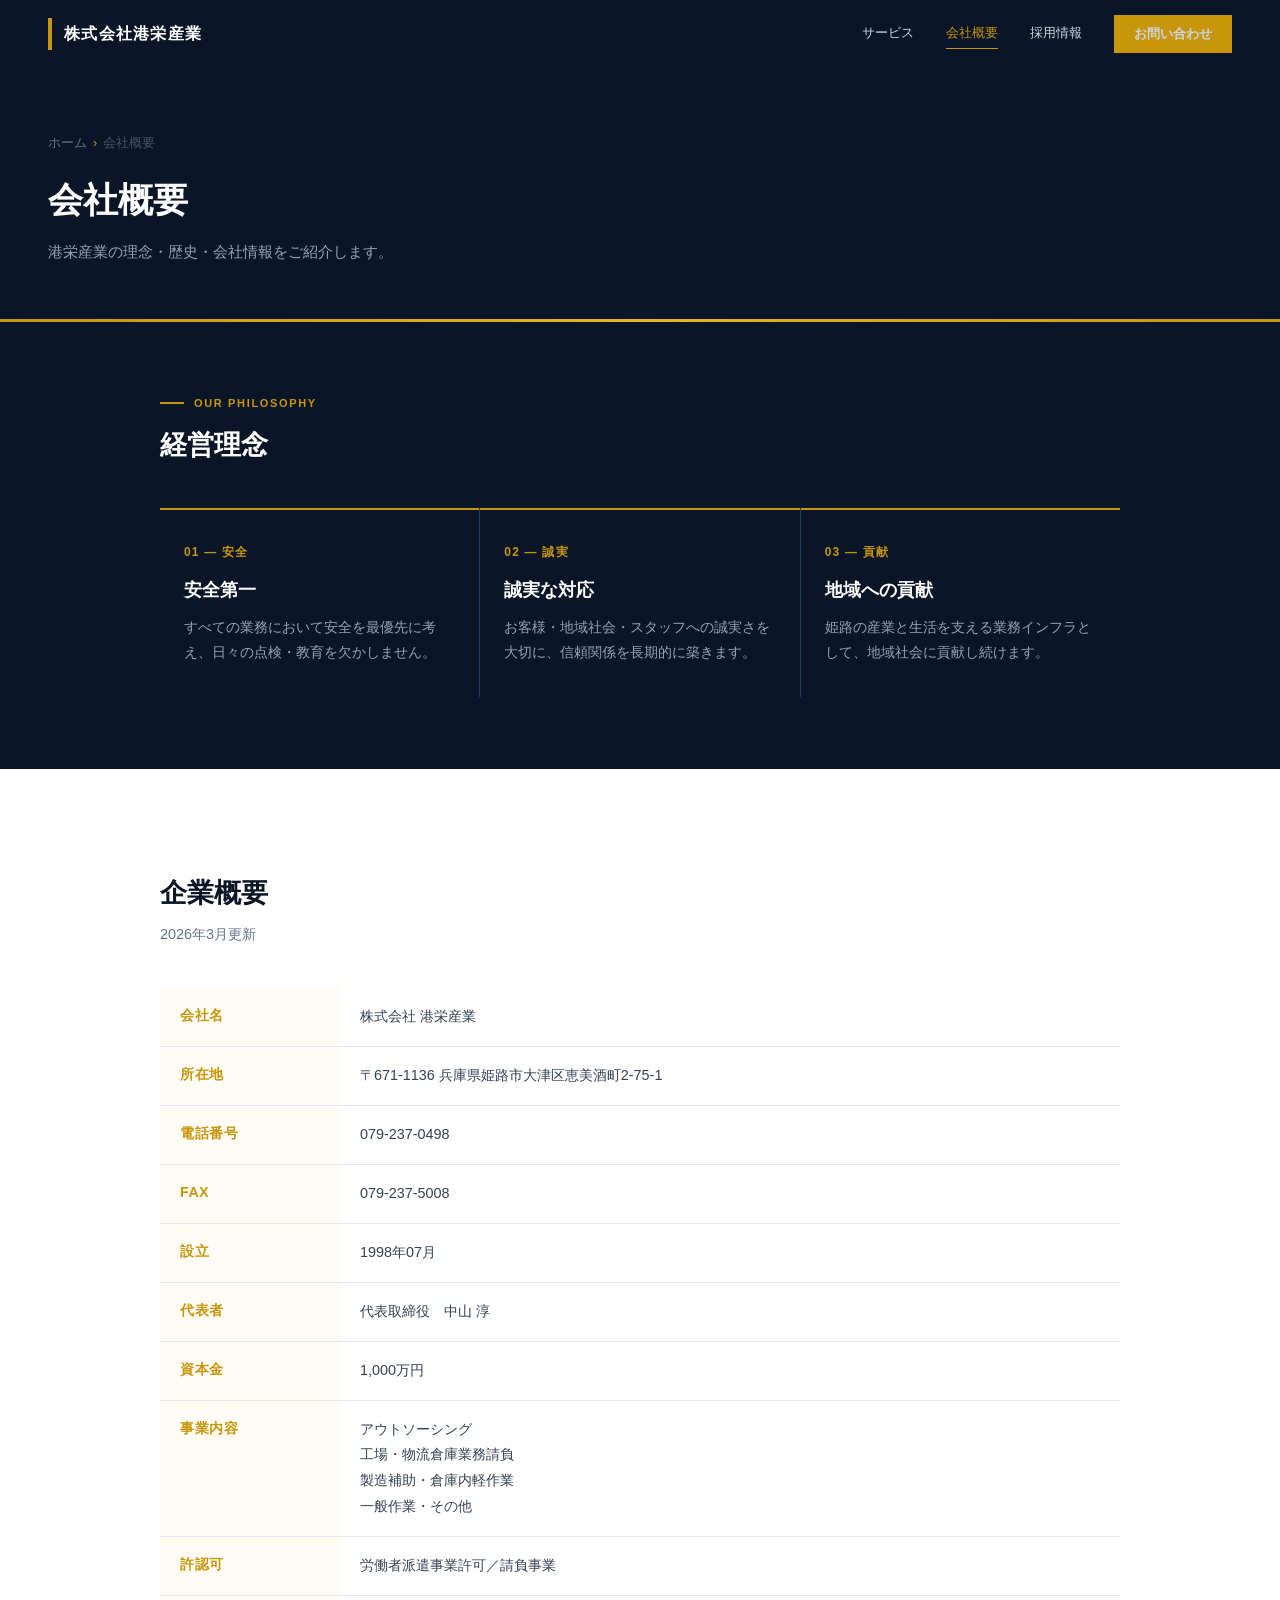
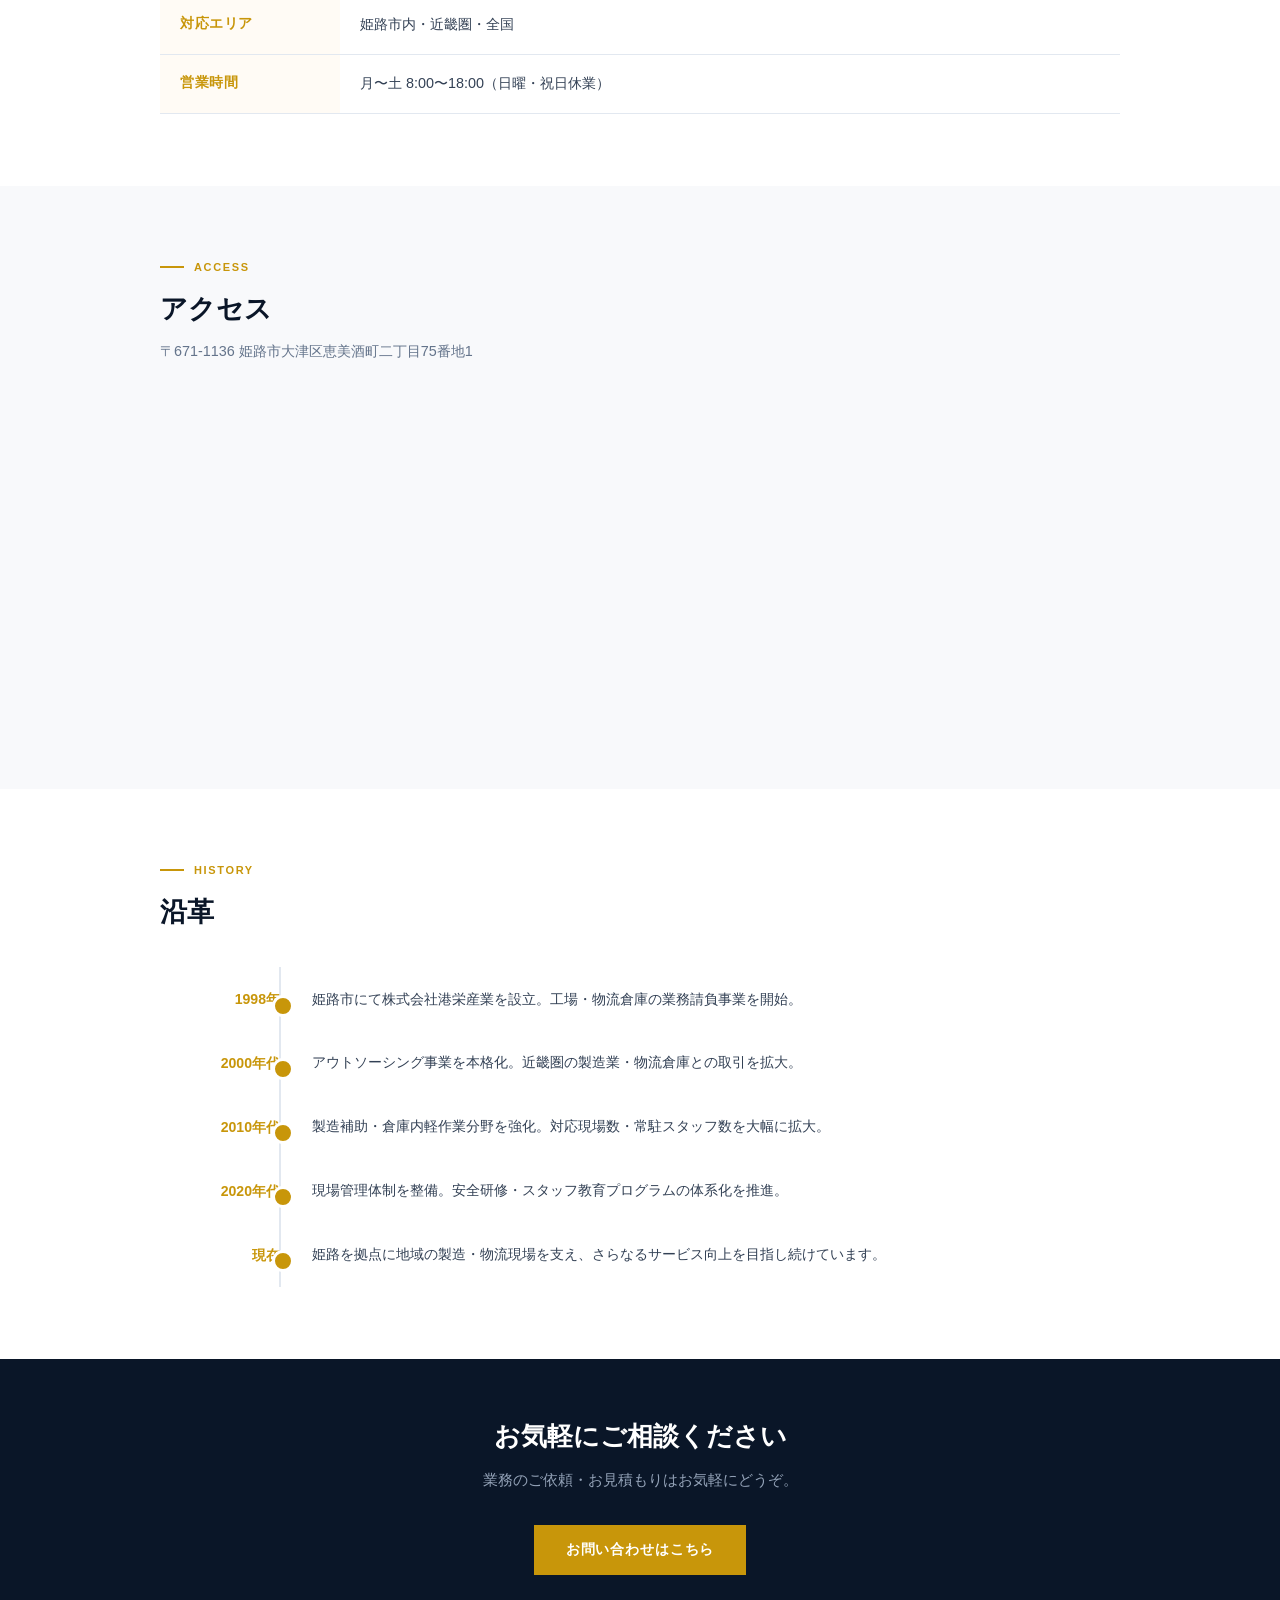
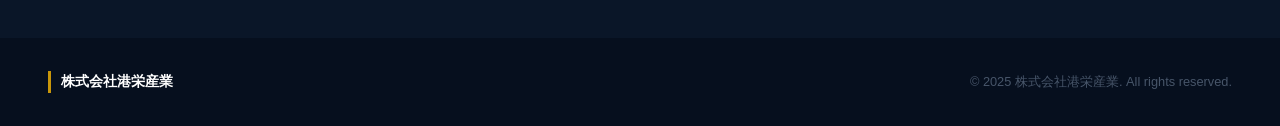
<file: company.html>
<!DOCTYPE html>
<html lang="ja">
<head>
<meta charset="UTF-8">
<meta name="viewport" content="width=device-width, initial-scale=1.0">
<title>会社概要 | 株式会社港栄産業</title>
<style>
*{margin:0;padding:0;box-sizing:border-box}
body{font-family:'Hiragino Kaku Gothic ProN','Meiryo',sans-serif;color:#1a1a1a;background:#fff;font-size:15px;line-height:1.7}
a{text-decoration:none;color:inherit}
nav{background:#0A1628;display:flex;align-items:center;justify-content:space-between;padding:0 3rem;height:68px;position:relative}
.nav-logo{display:flex;align-items:center;gap:12px}
.nav-logo .bar{width:4px;height:32px;background:#C8960A}
.nav-logo span{font-size:16px;font-weight:700;color:#fff;letter-spacing:.08em}
.nav-links{display:flex;gap:2rem;align-items:center}
.nav-links a{font-size:13px;color:#CBD5E1;transition:color .2s}
.nav-links a:hover,.nav-links a.active{color:#C8960A}
.nav-cta{background:#C8960A;color:#fff;padding:8px 20px;font-size:13px;font-weight:700}

.page-hero{background:#0A1628;padding:4rem 3rem 3.5rem;position:relative;overflow:hidden}
.page-hero::after{content:'';position:absolute;bottom:0;left:0;right:0;height:3px;background:linear-gradient(90deg,#C8960A,#E8B420,#C8960A)}
.breadcrumb{font-size:.8rem;color:#475569;margin-bottom:1rem}
.breadcrumb a{color:#64748B}
.breadcrumb span{color:#C8960A;margin:0 6px}
.page-hero h1{font-size:2.2rem;font-weight:800;color:#fff;margin-bottom:.6rem}
.page-hero p{font-size:.93rem;color:#94A3B8;max-width:560px;line-height:1.8}

section{padding:4.5rem 3rem}
.inner{max-width:960px;margin:0 auto}
.eyebrow{display:flex;align-items:center;gap:10px;margin-bottom:.6rem}
.eyebrow::before{content:'';display:block;width:24px;height:2px;background:#C8960A}
.eyebrow span{font-size:11px;color:#C8960A;font-weight:700;letter-spacing:.15em;text-transform:uppercase}
.sec-title{font-size:1.7rem;font-weight:800;color:#0A1628;margin-bottom:.4rem}
.sec-sub{font-size:.9rem;color:#64748B;line-height:1.8}

/* Philosophy */
.philosophy{background:#0A1628;padding:4.5rem 3rem}
.philosophy .eyebrow span{color:#C8960A}
.philosophy .eyebrow::before{background:#C8960A}
.philosophy .sec-title{color:#fff}
.phil-grid{display:grid;grid-template-columns:repeat(3,1fr);gap:1px;background:#1E3A5F;margin-top:2.5rem}
.phil-item{background:#0A1628;padding:2rem 1.5rem;border-top:2px solid #C8960A;transition:transform .25s ease,box-shadow .25s ease}
.phil-item:hover{transform:translateY(-5px);box-shadow:0 12px 30px rgba(0,0,0,.3)}
.phil-num{font-size:.75rem;font-weight:800;color:#C8960A;letter-spacing:.1em;margin-bottom:.8rem}
.phil-title{font-size:1.1rem;font-weight:800;color:#fff;margin-bottom:.6rem}
.phil-desc{font-size:.87rem;color:#94A3B8;line-height:1.8}

/* Overview table */
.overview-table{width:100%;border-collapse:collapse;margin-top:2.5rem}
.overview-table tr{border-bottom:1px solid #E2E8F0}
.overview-table th{width:180px;padding:16px 20px;font-size:.88rem;font-weight:700;color:#C8960A;background:#FFFBF5;text-align:left;letter-spacing:.04em;vertical-align:top}
.overview-table td{padding:16px 20px;font-size:.9rem;color:#334155;line-height:1.8}

/* Map area */
.map-section{background:#F8F9FB}
.map-box{width:100%;height:320px;border:0;display:block;margin-top:2rem}

/* History */
.history-list{margin-top:2rem;position:relative}
.history-list::before{content:'';position:absolute;left:119px;top:0;bottom:0;width:2px;background:#E2E8F0}
.hl-item{display:grid;grid-template-columns:120px 1fr;gap:2rem;padding:1.2rem 0;position:relative}
.hl-item::before{content:'';position:absolute;left:112px;top:1.7rem;width:16px;height:16px;background:#C8960A;border-radius:50%;border:3px solid #fff;z-index:1}
.hl-year{font-size:.88rem;font-weight:700;color:#C8960A;text-align:right;padding-top:.1rem}
.hl-desc{font-size:.9rem;color:#334155;line-height:1.7}

.cta-band{background:#0A1628;padding:3.5rem 3rem;text-align:center}
.cta-band h2{font-size:1.6rem;font-weight:800;color:#fff;margin-bottom:.6rem}
.cta-band p{color:#94A3B8;font-size:.92rem;margin-bottom:2rem}
.btn-gold{display:inline-block;background:#C8960A;color:#fff;padding:13px 32px;font-size:14px;font-weight:700;letter-spacing:.06em;transition:background .2s}
.btn-gold:hover{background:#A87808}

footer{background:#060F1E;color:#475569;padding:2rem 3rem;display:flex;justify-content:space-between;align-items:center;flex-wrap:wrap;gap:1rem}
.f-logo{display:flex;align-items:center;gap:10px}
.f-bar{width:3px;height:22px;background:#C8960A}
.f-name{font-size:14px;font-weight:700;color:#fff}

.hamburger{display:none;flex-direction:column;gap:5px;cursor:pointer;padding:6px;background:none;border:none}
.hamburger span{display:block;width:22px;height:2px;background:#fff;transition:all .3s}
.hamburger.open span:nth-child(1){transform:translateY(7px) rotate(45deg)}
.hamburger.open span:nth-child(2){opacity:0}
.hamburger.open span:nth-child(3){transform:translateY(-7px) rotate(-45deg)}
.mobile-menu{display:none;position:absolute;top:68px;left:0;right:0;background:#0A1628;flex-direction:column;padding:0 2rem;border-top:1px solid #1E3A5F;z-index:99}
.mobile-menu a{font-size:14px;color:#CBD5E1;padding:.9rem 0;border-bottom:1px solid #1E3A5F;display:block}
.mobile-menu a:last-child{border-bottom:none;color:#C8960A;font-weight:700}
.mobile-menu.open{display:flex}

@media(max-width:768px){
  .phil-grid{grid-template-columns:1fr}
  nav .nav-links{display:none}
  .hamburger{display:flex}
  section{padding:3rem 1.5rem}
  .history-list::before{left:79px}
  .hl-item{grid-template-columns:80px 1fr;gap:1rem}
  .hl-item::before{left:72px}
  .overview-table th{width:120px}
}
</style>
<link rel="stylesheet" href="css/enhancements.css">
</head>
<body>
<nav>
  <a href="index.html" class="nav-logo"><div class="bar"></div><span>株式会社港栄産業</span></a>
  <div class="nav-links">
    <a href="service.html">サービス</a>
    <a href="company.html" class="active">会社概要</a>
    <a href="recruit.html">採用情報</a>
    <a href="contact.html" class="nav-cta">お問い合わせ</a>
  </div>
  <button class="hamburger" id="hamburger" aria-label="メニュー"><span></span><span></span><span></span></button>
</nav>
<div class="mobile-menu" id="mobile-menu">
  <a href="service.html">サービス</a>
  <a href="company.html">会社概要</a>
  <a href="recruit.html">採用情報</a>
  <a href="contact.html">お問い合わせ</a>
</div>

<div class="page-hero">
  <div class="breadcrumb"><a href="index.html">ホーム</a><span>›</span>会社概要</div>
  <h1>会社概要</h1>
  <p>港栄産業の理念・歴史・会社情報をご紹介します。</p>
</div>

<!-- Philosophy -->
<div class="philosophy">
  <div class="inner">
    <div class="eyebrow reveal"><span>Our Philosophy</span></div>
    <h2 class="sec-title reveal">経営理念</h2>
    <div class="phil-grid">
      <div class="phil-item reveal d1">
        <div class="phil-num">01 — 安全</div>
        <div class="phil-title">安全第一</div>
        <div class="phil-desc">すべての業務において安全を最優先に考え、日々の点検・教育を欠かしません。</div>
      </div>
      <div class="phil-item reveal d2">
        <div class="phil-num">02 — 誠実</div>
        <div class="phil-title">誠実な対応</div>
        <div class="phil-desc">お客様・地域社会・スタッフへの誠実さを大切に、信頼関係を長期的に築きます。</div>
      </div>
      <div class="phil-item reveal d3">
        <div class="phil-num">03 — 貢献</div>
        <div class="phil-title">地域への貢献</div>
        <div class="phil-desc">姫路の産業と生活を支える業務インフラとして、地域社会に貢献し続けます。</div>
      </div>
    </div>
  </div>
</div>

<!-- Overview -->
<section>
  <div class="inner">
    <div class="eyebrow reveal"><span>Company Profile</span></div>
    <h2 class="sec-title reveal">企業概要</h2>
    <p class="sec-sub reveal" style="margin-bottom:1.5rem">2026年3月更新</p>
    <table class="overview-table reveal">
      <tr><th>会社名</th><td>株式会社 港栄産業</td></tr>
      <tr><th>所在地</th><td>〒671-1136 兵庫県姫路市大津区恵美酒町2-75-1</td></tr>
      <tr><th>電話番号</th><td>079-237-0498</td></tr>
      <tr><th>FAX</th><td>079-237-5008</td></tr>
      <tr><th>設立</th><td>1998年07月</td></tr>
      <tr><th>代表者</th><td>代表取締役　中山 淳</td></tr>
      <tr><th>資本金</th><td>1,000万円</td></tr>
      <tr><th>事業内容</th><td>アウトソーシング<br>工場・物流倉庫業務請負<br>製造補助・倉庫内軽作業<br>一般作業・その他</td></tr>
      <tr><th>許認可</th><td>労働者派遣事業許可／請負事業</td></tr>
      <tr><th>対応エリア</th><td>姫路市内・近畿圏・全国</td></tr>
      <tr><th>営業時間</th><td>月〜土 8:00〜18:00（日曜・祝日休業）</td></tr>
    </table>
  </div>
</section>

<!-- Map -->
<section class="map-section">
  <div class="inner">
    <div class="eyebrow reveal"><span>Access</span></div>
    <h2 class="sec-title reveal">アクセス</h2>
    <p class="sec-sub reveal">〒671-1136 姫路市大津区恵美酒町二丁目75番地1</p>
    <iframe
      class="map-box reveal"
      src="https://maps.google.com/maps?q=兵庫県姫路市大津区恵美酒町2丁目75-1&output=embed&z=16&hl=ja"
      allowfullscreen=""
      loading="lazy"
      referrerpolicy="no-referrer-when-downgrade"
      title="港栄産業 所在地マップ — 姫路市大津区恵美酒町二丁目75番地1">
    </iframe>
  </div>
</section>

<!-- History -->
<section>
  <div class="inner">
    <div class="eyebrow reveal"><span>History</span></div>
    <h2 class="sec-title reveal">沿革</h2>
    <div class="history-list">
      <div class="hl-item">
        <div class="hl-year">1998年</div>
        <div class="hl-desc">姫路市にて株式会社港栄産業を設立。工場・物流倉庫の業務請負事業を開始。</div>
      </div>
      <div class="hl-item">
        <div class="hl-year">2000年代</div>
        <div class="hl-desc">アウトソーシング事業を本格化。近畿圏の製造業・物流倉庫との取引を拡大。</div>
      </div>
      <div class="hl-item">
        <div class="hl-year">2010年代</div>
        <div class="hl-desc">製造補助・倉庫内軽作業分野を強化。対応現場数・常駐スタッフ数を大幅に拡大。</div>
      </div>
      <div class="hl-item">
        <div class="hl-year">2020年代</div>
        <div class="hl-desc">現場管理体制を整備。安全研修・スタッフ教育プログラムの体系化を推進。</div>
      </div>
      <div class="hl-item">
        <div class="hl-year">現在</div>
        <div class="hl-desc">姫路を拠点に地域の製造・物流現場を支え、さらなるサービス向上を目指し続けています。</div>
      </div>
    </div>
  </div>
</section>

<div class="cta-band">
  <h2>お気軽にご相談ください</h2>
  <p>業務のご依頼・お見積もりはお気軽にどうぞ。</p>
  <a href="contact.html" class="btn-gold">お問い合わせはこちら</a>
</div>

<footer>
  <div class="f-logo"><div class="f-bar"></div><span class="f-name">株式会社港栄産業</span></div>
  <div style="font-size:.8rem">© 2025 株式会社港栄産業. All rights reserved.</div>
</footer>
<script src="js/main.js" defer></script>
</body>
</html>
</file>
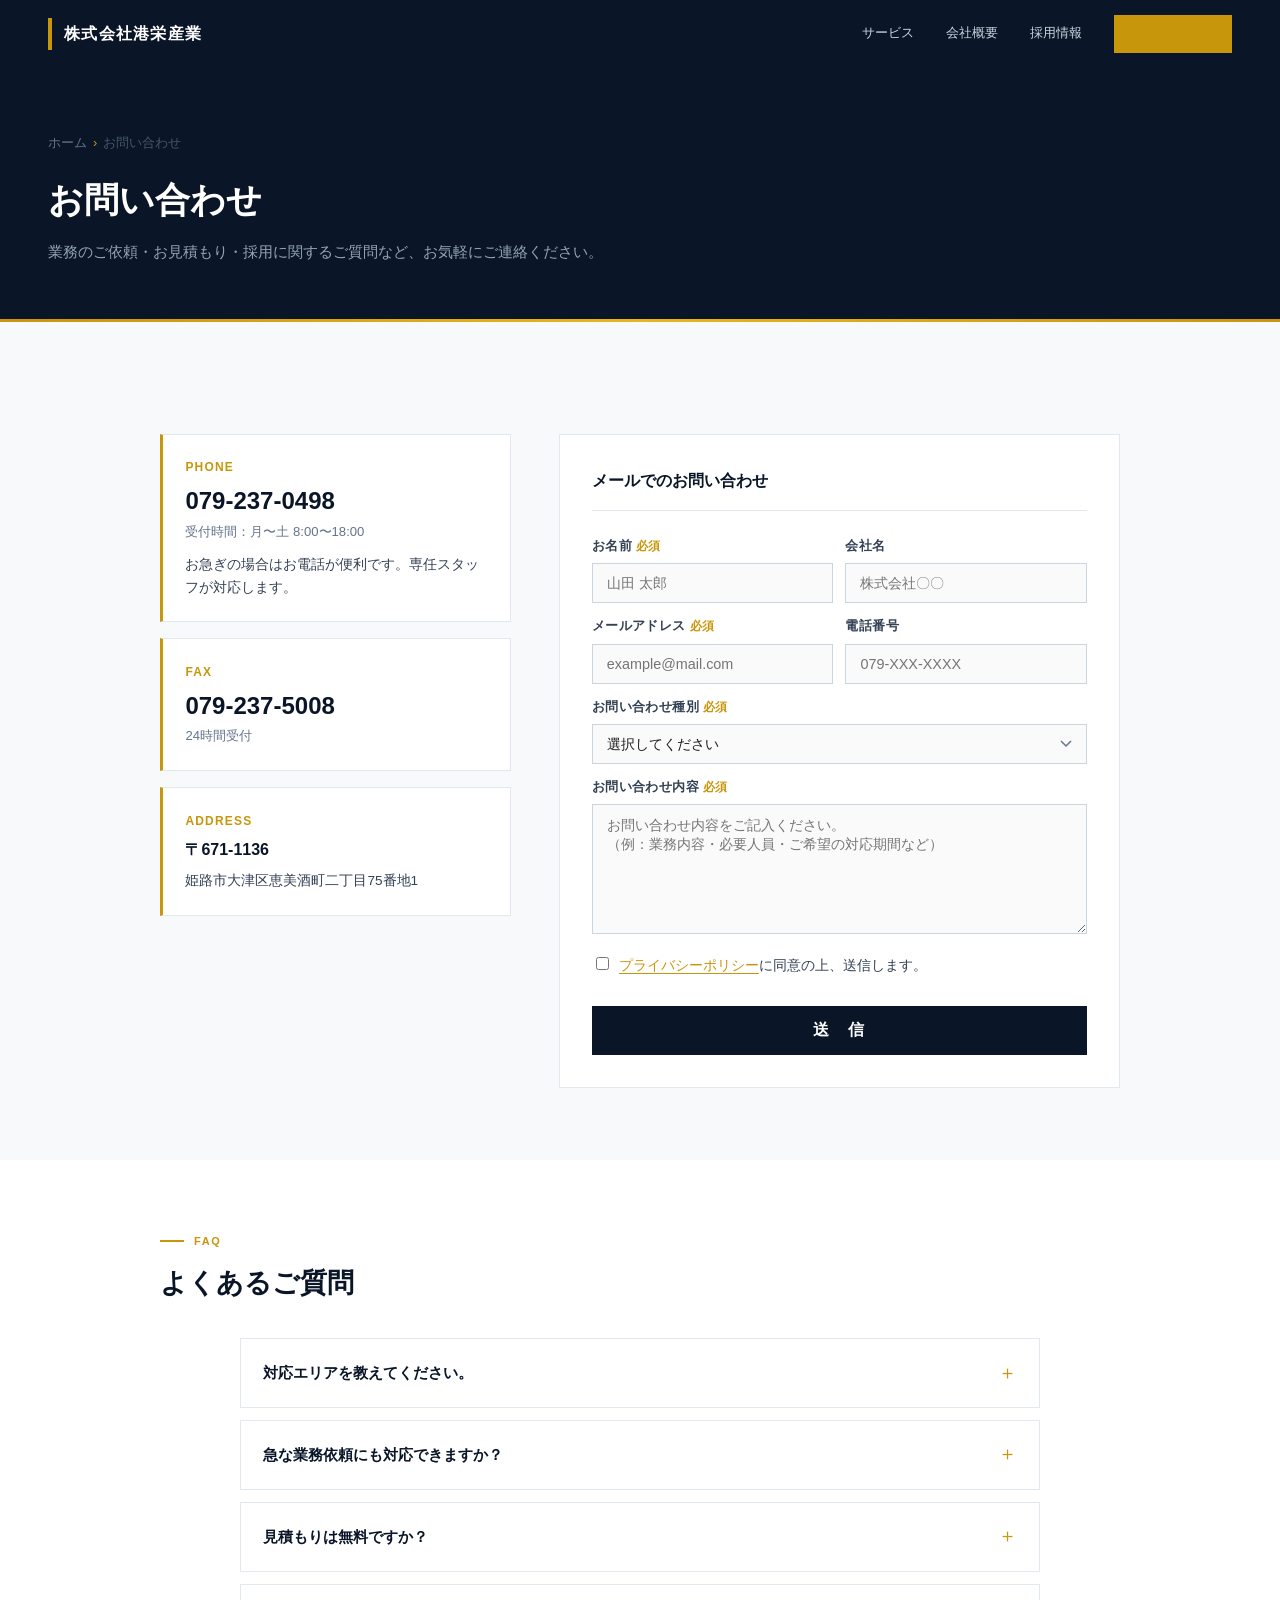
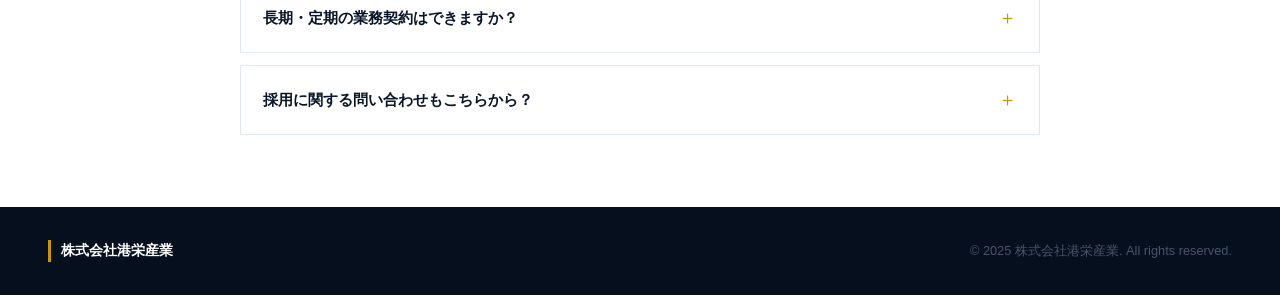
<file: contact.html>
<!DOCTYPE html>
<html lang="ja">
<head>
<meta charset="UTF-8">
<meta name="viewport" content="width=device-width, initial-scale=1.0">
<title>お問い合わせ | 株式会社港栄産業</title>
<style>
*{margin:0;padding:0;box-sizing:border-box}
body{font-family:'Hiragino Kaku Gothic ProN','Meiryo',sans-serif;color:#1a1a1a;background:#fff;font-size:15px;line-height:1.7}
a{text-decoration:none;color:inherit}
nav{background:#0A1628;display:flex;align-items:center;justify-content:space-between;padding:0 3rem;height:68px;position:relative}
.nav-logo{display:flex;align-items:center;gap:12px}
.nav-logo .bar{width:4px;height:32px;background:#C8960A}
.nav-logo span{font-size:16px;font-weight:700;color:#fff;letter-spacing:.08em}
.nav-links{display:flex;gap:2rem;align-items:center}
.nav-links a{font-size:13px;color:#CBD5E1;transition:color .2s}
.nav-links a:hover,.nav-links a.active{color:#C8960A}
.nav-cta{background:#C8960A;color:#fff;padding:8px 20px;font-size:13px;font-weight:700}

.page-hero{background:#0A1628;padding:4rem 3rem 3.5rem;position:relative;overflow:hidden}
.page-hero::after{content:'';position:absolute;bottom:0;left:0;right:0;height:3px;background:linear-gradient(90deg,#C8960A,#E8B420,#C8960A)}
.breadcrumb{font-size:.8rem;color:#475569;margin-bottom:1rem}
.breadcrumb a{color:#64748B}
.breadcrumb span{color:#C8960A;margin:0 6px}
.page-hero h1{font-size:2.2rem;font-weight:800;color:#fff;margin-bottom:.6rem}
.page-hero p{font-size:.93rem;color:#94A3B8;max-width:560px;line-height:1.8}

.contact-section{padding:4.5rem 3rem;background:#F8F9FB}
.inner{max-width:960px;margin:0 auto}
.eyebrow{display:flex;align-items:center;gap:10px;margin-bottom:.6rem}
.eyebrow::before{content:'';display:block;width:24px;height:2px;background:#C8960A}
.eyebrow span{font-size:11px;color:#C8960A;font-weight:700;letter-spacing:.15em;text-transform:uppercase}
.sec-title{font-size:1.7rem;font-weight:800;color:#0A1628;margin-bottom:.4rem}

.contact-grid{display:grid;grid-template-columns:1fr 1.6fr;gap:3rem;margin-top:2.5rem;align-items:start}

/* Info cards */
.info-cards{display:flex;flex-direction:column;gap:16px}
.info-card{background:#fff;border:1px solid #E2E8F0;padding:1.4rem;border-left:3px solid #C8960A}
.ic-label{font-size:.75rem;font-weight:700;color:#C8960A;letter-spacing:.1em;margin-bottom:.6rem;text-transform:uppercase}
.ic-main{font-size:1.5rem;font-weight:800;color:#0A1628;line-height:1.2;margin-bottom:.3rem}
.ic-sub{font-size:.82rem;color:#64748B}
.ic-desc{font-size:.85rem;color:#334155;line-height:1.7;margin-top:.6rem}

/* Form */
.form-card{background:#fff;border:1px solid #E2E8F0;padding:2rem}
.form-card h3{font-size:1rem;font-weight:700;color:#0A1628;margin-bottom:1.5rem;padding-bottom:1rem;border-bottom:1px solid #E2E8F0}
.form-row{display:grid;grid-template-columns:1fr 1fr;gap:12px}
.form-group{display:flex;flex-direction:column;gap:6px;margin-bottom:12px}
.form-group label{font-size:.82rem;font-weight:700;color:#334155;letter-spacing:.03em}
.form-group label .req{color:#C8960A;margin-left:4px;font-size:.75rem}
.form-group input,.form-group select,.form-group textarea{padding:11px 14px;border:1px solid #CBD5E1;font-size:.9rem;font-family:inherit;color:#1a1a1a;background:#FAFAFA;transition:border-color .2s;border-radius:0}
.form-group textarea{height:130px;resize:vertical}
.form-group select{appearance:none;background-image:url("data:image/svg+xml,%3Csvg xmlns='http://www.w3.org/2000/svg' width='12' height='8' viewBox='0 0 12 8'%3E%3Cpath d='M1 1l5 5 5-5' stroke='%2364748B' stroke-width='1.5' fill='none'/%3E%3C/svg%3E");background-repeat:no-repeat;background-position:right 14px center}
.privacy-wrap{display:flex;gap:10px;align-items:flex-start;font-size:.85rem;color:#334155;margin:1rem 0;padding:4px;border-radius:2px;transition:outline .2s}
.privacy-wrap input{margin-top:3px;accent-color:#C8960A}
.privacy-wrap a{color:#C8960A;border-bottom:1px solid #C8960A}
.submit-btn{width:100%;background:#0A1628;color:#fff;padding:14px;font-size:1rem;font-weight:700;letter-spacing:.08em;cursor:pointer;border:none;transition:background .2s;margin-top:.5rem}
.submit-btn:hover{background:#C8960A}

/* FAQ */
.faq-section{padding:4.5rem 3rem}
.faq-list{margin-top:2rem;display:flex;flex-direction:column;gap:12px;max-width:800px;margin-left:auto;margin-right:auto}
.faq-item{border:1px solid #E2E8F0;cursor:pointer}
.faq-q{padding:1.1rem 1.4rem;display:flex;justify-content:space-between;align-items:center;font-size:.95rem;font-weight:700;color:#0A1628;background:#fff}
.faq-q::after{content:'＋';color:#C8960A;font-size:1.2rem;font-weight:400;flex-shrink:0;margin-left:1rem}
.faq-a{padding:1rem 1.4rem 1.2rem;font-size:.88rem;color:#64748B;line-height:1.8;background:#F8F9FB;border-top:1px solid #E2E8F0}

footer{background:#060F1E;color:#475569;padding:2rem 3rem;display:flex;justify-content:space-between;align-items:center;flex-wrap:wrap;gap:1rem}
.f-logo{display:flex;align-items:center;gap:10px}
.f-bar{width:3px;height:22px;background:#C8960A}
.f-name{font-size:14px;font-weight:700;color:#fff}

.hamburger{display:none;flex-direction:column;gap:5px;cursor:pointer;padding:6px;background:none;border:none}
.hamburger span{display:block;width:22px;height:2px;background:#fff;transition:all .3s}
.hamburger.open span:nth-child(1){transform:translateY(7px) rotate(45deg)}
.hamburger.open span:nth-child(2){opacity:0}
.hamburger.open span:nth-child(3){transform:translateY(-7px) rotate(-45deg)}
.mobile-menu{display:none;position:absolute;top:68px;left:0;right:0;background:#0A1628;flex-direction:column;padding:0 2rem;border-top:1px solid #1E3A5F;z-index:99}
.mobile-menu a{font-size:14px;color:#CBD5E1;padding:.9rem 0;border-bottom:1px solid #1E3A5F;display:block}
.mobile-menu a:last-child{border-bottom:none;color:#C8960A;font-weight:700}
.mobile-menu.open{display:flex}

@media(max-width:768px){
  .contact-grid,.form-row{grid-template-columns:1fr}
  nav .nav-links{display:none}
  .hamburger{display:flex}
  .contact-section,.faq-section{padding:3rem 1.5rem}
}
</style>
<link rel="stylesheet" href="css/enhancements.css">
</head>
<body>
<nav>
  <a href="index.html" class="nav-logo"><div class="bar"></div><span>株式会社港栄産業</span></a>
  <div class="nav-links">
    <a href="service.html">サービス</a>
    <a href="company.html">会社概要</a>
    <a href="recruit.html">採用情報</a>
    <a href="contact.html" class="active nav-cta">お問い合わせ</a>
  </div>
  <button class="hamburger" id="hamburger" aria-label="メニュー"><span></span><span></span><span></span></button>
</nav>
<div class="mobile-menu" id="mobile-menu">
  <a href="service.html">サービス</a>
  <a href="company.html">会社概要</a>
  <a href="recruit.html">採用情報</a>
  <a href="contact.html">お問い合わせ</a>
</div>

<div class="page-hero">
  <div class="breadcrumb"><a href="index.html">ホーム</a><span>›</span>お問い合わせ</div>
  <h1>お問い合わせ</h1>
  <p>業務のご依頼・お見積もり・採用に関するご質問など、お気軽にご連絡ください。</p>
</div>

<div class="contact-section">
  <div class="inner">
    <div class="contact-grid">
      <div class="info-cards">
        <div class="info-card reveal d1">
          <div class="ic-label">Phone</div>
          <div class="ic-main">079-237-0498</div>
          <div class="ic-sub">受付時間：月〜土 8:00〜18:00</div>
          <div class="ic-desc">お急ぎの場合はお電話が便利です。専任スタッフが対応します。</div>
        </div>
        <div class="info-card reveal d2">
          <div class="ic-label">FAX</div>
          <div class="ic-main">079-237-5008</div>
          <div class="ic-sub">24時間受付</div>
        </div>
        <div class="info-card reveal d3">
          <div class="ic-label">Address</div>
          <div class="ic-main" style="font-size:1rem">〒671-1136</div>
          <div class="ic-desc">姫路市大津区恵美酒町二丁目75番地1</div>
        </div>
      </div>

      <div class="form-card reveal">
        <h3>メールでのお問い合わせ</h3>
        <form id="contact-form">
          <div class="form-row">
            <div class="form-group" data-required>
              <label>お名前<span class="req">必須</span></label>
              <input type="text" placeholder="山田 太郎">
              <div class="err-msg">お名前を入力してください</div>
            </div>
            <div class="form-group">
              <label>会社名</label>
              <input type="text" placeholder="株式会社〇〇">
            </div>
          </div>
          <div class="form-row">
            <div class="form-group" data-required>
              <label>メールアドレス<span class="req">必須</span></label>
              <input type="email" placeholder="example@mail.com">
              <div class="err-msg">正しいメールアドレスを入力してください</div>
            </div>
            <div class="form-group">
              <label>電話番号</label>
              <input type="tel" placeholder="079-XXX-XXXX">
            </div>
          </div>
          <div class="form-group" data-required>
            <label>お問い合わせ種別<span class="req">必須</span></label>
            <select>
              <option value="">選択してください</option>
              <option>業務のご依頼・お見積もり</option>
              <option>アウトソーシングに関するご質問</option>
              <option>業務請負に関するご質問</option>
              <option>採用に関するご質問</option>
              <option>その他</option>
            </select>
            <div class="err-msg">種別を選択してください</div>
          </div>
          <div class="form-group" data-required>
            <label>お問い合わせ内容<span class="req">必須</span></label>
            <textarea placeholder="お問い合わせ内容をご記入ください。&#10;（例：業務内容・必要人員・ご希望の対応期間など）"></textarea>
            <div class="err-msg">お問い合わせ内容を入力してください</div>
          </div>
          <div class="privacy-wrap" id="privacy-wrap">
            <input type="checkbox" id="privacy">
            <label for="privacy"><a href="#">プライバシーポリシー</a>に同意の上、送信します。</label>
          </div>
          <button type="submit" class="submit-btn">送　信</button>
        </form>
        <div id="form-success">
          ✅ お問い合わせを受け付けました。<br>担当者より折り返しご連絡いたします。
        </div>
      </div>
    </div>
  </div>
</div>

<!-- FAQ -->
<section class="faq-section">
  <div class="inner" style="max-width:960px">
    <div class="eyebrow reveal"><span>FAQ</span></div>
    <h2 class="sec-title reveal">よくあるご質問</h2>
  </div>
  <div class="faq-list">
    <div class="faq-item reveal d1">
      <div class="faq-q">対応エリアを教えてください。</div>
      <div class="faq-a">姫路市内・近畿圏を中心に、全国各地への対応が可能です。詳しくはお電話またはメールにてお問い合わせください。</div>
    </div>
    <div class="faq-item reveal d2">
      <div class="faq-q">急な業務依頼にも対応できますか？</div>
      <div class="faq-a">はい、急な人員補充やスポット依頼にも対応しています。まずはお電話にてご相談ください。スタッフの手配状況を確認の上、迅速にご対応いたします。</div>
    </div>
    <div class="faq-item reveal d3">
      <div class="faq-q">見積もりは無料ですか？</div>
      <div class="faq-a">はい、お見積もりは無料です。業務内容・必要人員・期間などをお知らせいただければ、最適なプランをご提案します。</div>
    </div>
    <div class="faq-item reveal d4">
      <div class="faq-q">長期・定期の業務契約はできますか？</div>
      <div class="faq-a">はい、長期・定期の業務請負契約を多数承っております。製造業・工場向けの継続対応も可能です。ご要望に応じてお気軽にご相談ください。</div>
    </div>
    <div class="faq-item reveal d5">
      <div class="faq-q">採用に関する問い合わせもこちらから？</div>
      <div class="faq-a">はい、採用に関するご質問・ご応募もこちらのフォームまたはお電話にて受け付けております。お問い合わせ種別で「採用に関するご質問」をお選びください。</div>
    </div>
  </div>
</section>

<footer>
  <div class="f-logo"><div class="f-bar"></div><span class="f-name">株式会社港栄産業</span></div>
  <div style="font-size:.8rem">© 2025 株式会社港栄産業. All rights reserved.</div>
</footer>
<script src="js/main.js" defer></script>
</body>
</html>
</file>
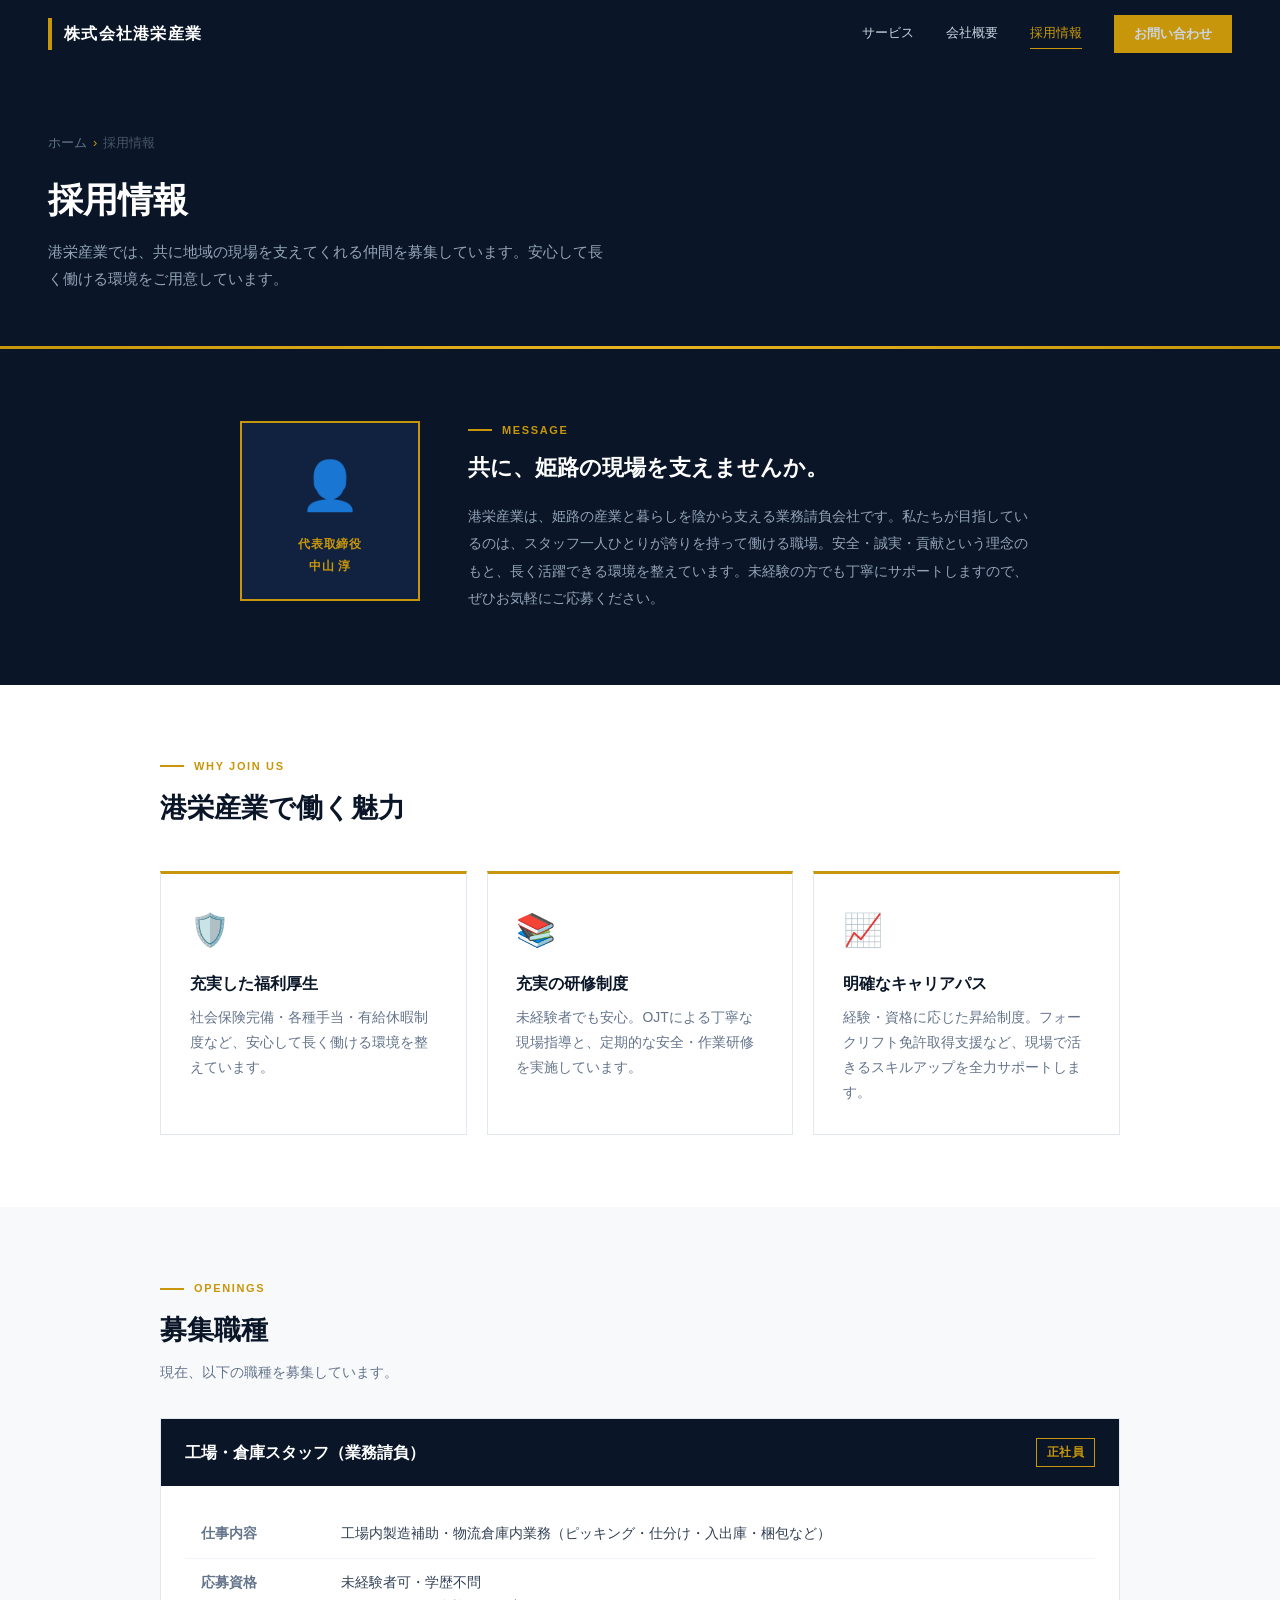
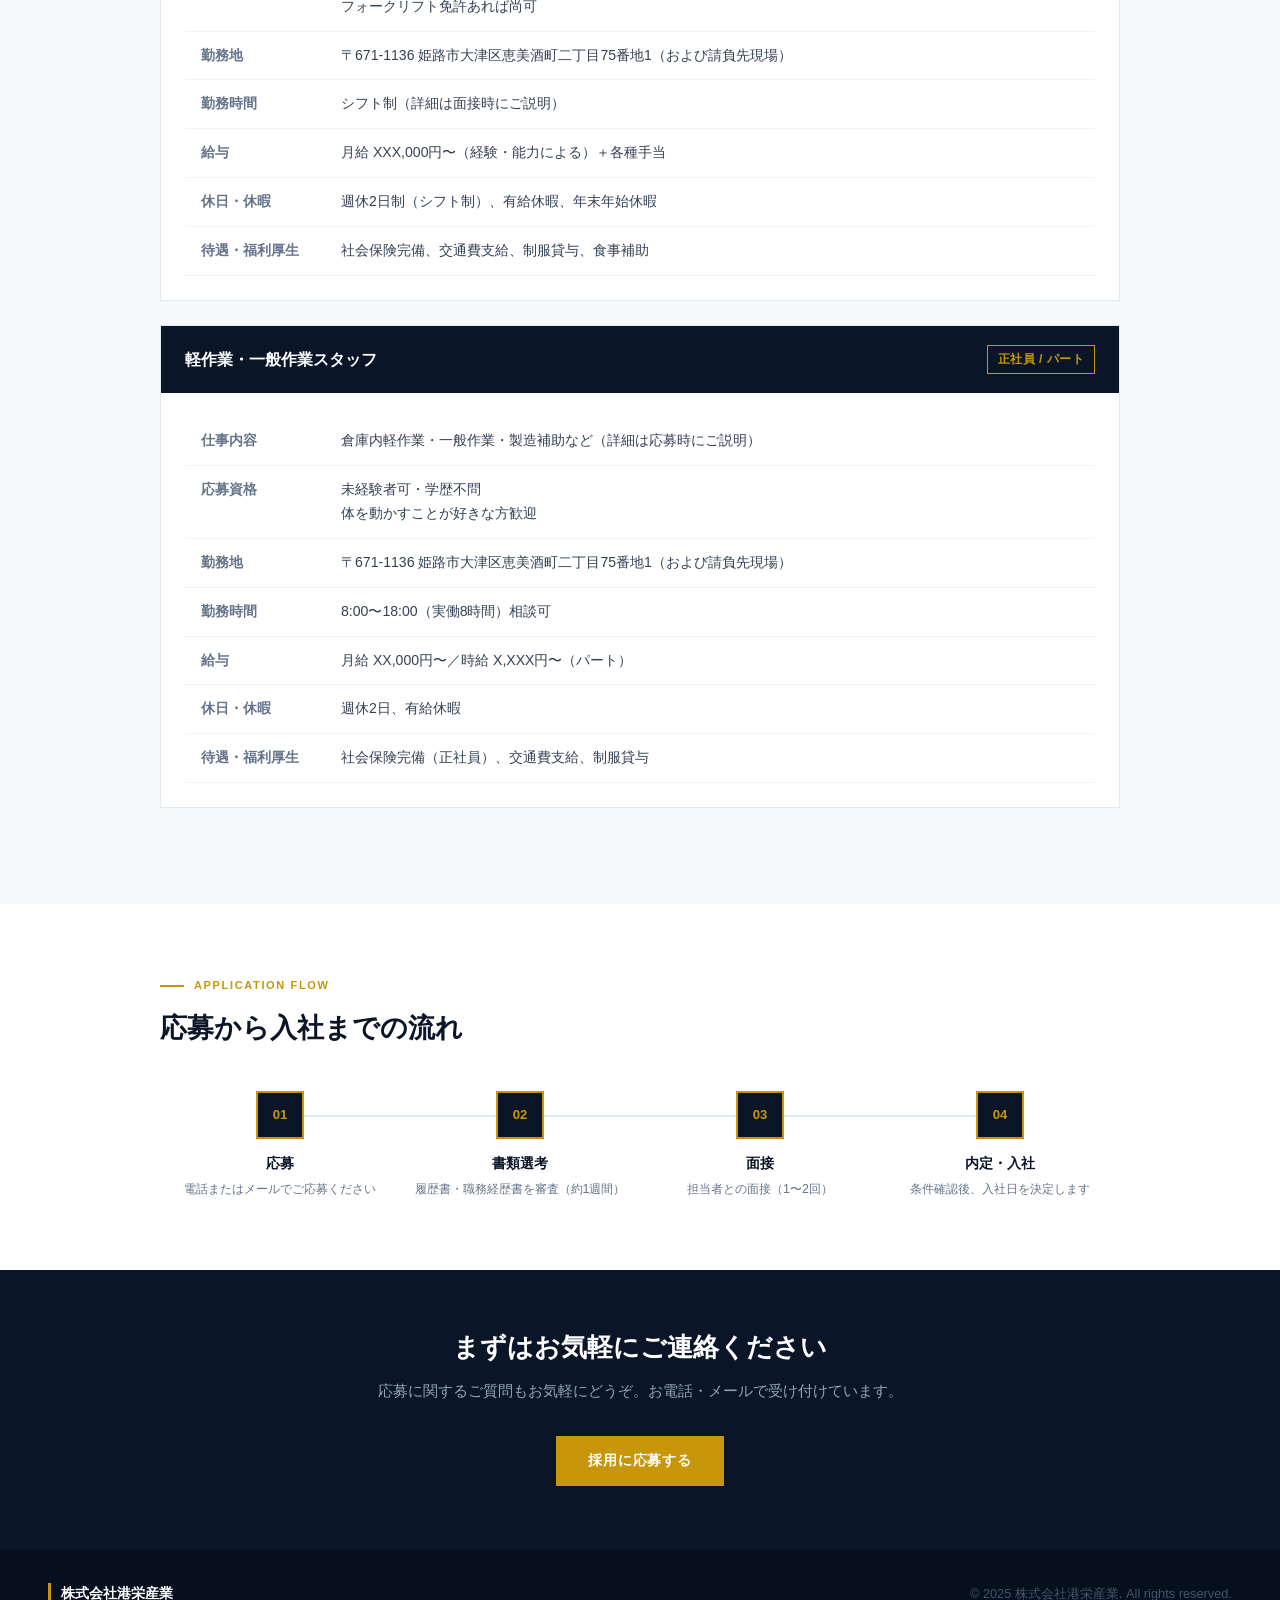
<file: recruit.html>
<!DOCTYPE html>
<html lang="ja">
<head>
<meta charset="UTF-8">
<meta name="viewport" content="width=device-width, initial-scale=1.0">
<title>採用情報 | 株式会社港栄産業</title>
<style>
*{margin:0;padding:0;box-sizing:border-box}
body{font-family:'Hiragino Kaku Gothic ProN','Meiryo',sans-serif;color:#1a1a1a;background:#fff;font-size:15px;line-height:1.7}
a{text-decoration:none;color:inherit}
nav{background:#0A1628;display:flex;align-items:center;justify-content:space-between;padding:0 3rem;height:68px;position:relative}
.nav-logo{display:flex;align-items:center;gap:12px}
.nav-logo .bar{width:4px;height:32px;background:#C8960A}
.nav-logo span{font-size:16px;font-weight:700;color:#fff;letter-spacing:.08em}
.nav-links{display:flex;gap:2rem;align-items:center}
.nav-links a{font-size:13px;color:#CBD5E1;transition:color .2s}
.nav-links a:hover,.nav-links a.active{color:#C8960A}
.nav-cta{background:#C8960A;color:#fff;padding:8px 20px;font-size:13px;font-weight:700}

.page-hero{background:#0A1628;padding:4rem 3rem 3.5rem;position:relative;overflow:hidden}
.page-hero::after{content:'';position:absolute;bottom:0;left:0;right:0;height:3px;background:linear-gradient(90deg,#C8960A,#E8B420,#C8960A)}
.breadcrumb{font-size:.8rem;color:#475569;margin-bottom:1rem}
.breadcrumb a{color:#64748B}
.breadcrumb span{color:#C8960A;margin:0 6px}
.page-hero h1{font-size:2.2rem;font-weight:800;color:#fff;margin-bottom:.6rem}
.page-hero p{font-size:.93rem;color:#94A3B8;max-width:560px;line-height:1.8}

section{padding:4.5rem 3rem}
.inner{max-width:960px;margin:0 auto}
.eyebrow{display:flex;align-items:center;gap:10px;margin-bottom:.6rem}
.eyebrow::before{content:'';display:block;width:24px;height:2px;background:#C8960A}
.eyebrow span{font-size:11px;color:#C8960A;font-weight:700;letter-spacing:.15em;text-transform:uppercase}
.sec-title{font-size:1.7rem;font-weight:800;color:#0A1628;margin-bottom:.4rem}
.sec-sub{font-size:.9rem;color:#64748B;line-height:1.8}

/* Message */
.message-section{background:#0A1628;padding:4.5rem 3rem}
.message-inner{max-width:800px;margin:0 auto;display:grid;grid-template-columns:180px 1fr;gap:3rem;align-items:start}
.msg-avatar{background:#112240;border:2px solid #C8960A;aspect-ratio:1;display:flex;flex-direction:column;align-items:center;justify-content:center;gap:.5rem}
.msg-avatar-icon{font-size:3rem}
.msg-avatar-name{font-size:.78rem;color:#C8960A;font-weight:700;letter-spacing:.06em;text-align:center}
.msg-eyebrow{display:flex;align-items:center;gap:10px;margin-bottom:.6rem}
.msg-eyebrow::before{content:'';display:block;width:24px;height:2px;background:#C8960A}
.msg-eyebrow span{font-size:11px;color:#C8960A;font-weight:700;letter-spacing:.15em;text-transform:uppercase}
.msg-title{font-size:1.4rem;font-weight:800;color:#fff;margin-bottom:1rem}
.msg-text{font-size:.9rem;color:#94A3B8;line-height:1.9}

/* Points */
.points-grid{display:grid;grid-template-columns:repeat(3,1fr);gap:20px;margin-top:2.5rem}
.point-card{border:1px solid #E2E8F0;padding:1.8rem;border-top:3px solid #C8960A}
.point-icon{font-size:2rem;margin-bottom:.8rem}
.point-title{font-size:1rem;font-weight:700;color:#0A1628;margin-bottom:.5rem}
.point-desc{font-size:.87rem;color:#64748B;line-height:1.8}

/* Jobs */
.jobs-section{background:#F8F9FB}
.job-card{background:#fff;border:1px solid #E2E8F0;margin-bottom:1.5rem;transition:box-shadow .25s ease}
.job-card:hover{box-shadow:0 8px 24px rgba(0,0,0,.08)}
.job-head{background:#0A1628;padding:1.2rem 1.5rem;display:flex;align-items:center;justify-content:space-between;flex-wrap:wrap;gap:.5rem}
.job-title{font-size:1rem;font-weight:700;color:#fff}
.job-type{font-size:.75rem;font-weight:700;color:#C8960A;border:1px solid #C8960A;padding:3px 10px;letter-spacing:.04em}
.job-body{padding:1.5rem}
.job-table{width:100%;border-collapse:collapse}
.job-table tr{border-bottom:1px solid #F1F5F9}
.job-table th{width:140px;padding:12px 16px;font-size:.85rem;font-weight:700;color:#64748B;text-align:left;vertical-align:top}
.job-table td{padding:12px 16px;font-size:.88rem;color:#334155;line-height:1.7}

/* Flow */
.flow-list{display:grid;grid-template-columns:repeat(4,1fr);gap:0;margin-top:2.5rem;position:relative}
.flow-list::before{content:'';position:absolute;top:24px;left:12%;right:12%;height:2px;background:#E2E8F0;z-index:0}
.fl-item{text-align:center;position:relative;z-index:1}
.fl-num{width:48px;height:48px;background:#0A1628;color:#C8960A;font-size:.82rem;font-weight:800;display:flex;align-items:center;justify-content:center;margin:0 auto .8rem;border:2px solid #C8960A;transition:background .2s,color .2s}
.fl-item:hover .fl-num{background:#C8960A;color:#fff}
.fl-title{font-size:.85rem;font-weight:700;color:#0A1628;margin-bottom:.3rem}
.fl-desc{font-size:.78rem;color:#64748B;line-height:1.5;padding:0 .3rem}

.cta-band{background:#0A1628;padding:3.5rem 3rem;text-align:center}
.cta-band h2{font-size:1.6rem;font-weight:800;color:#fff;margin-bottom:.6rem}
.cta-band p{color:#94A3B8;font-size:.92rem;margin-bottom:2rem}
.btn-gold{display:inline-block;background:#C8960A;color:#fff;padding:13px 32px;font-size:14px;font-weight:700;letter-spacing:.06em;transition:background .2s}
.btn-gold:hover{background:#A87808}

footer{background:#060F1E;color:#475569;padding:2rem 3rem;display:flex;justify-content:space-between;align-items:center;flex-wrap:wrap;gap:1rem}
.f-logo{display:flex;align-items:center;gap:10px}
.f-bar{width:3px;height:22px;background:#C8960A}
.f-name{font-size:14px;font-weight:700;color:#fff}

.hamburger{display:none;flex-direction:column;gap:5px;cursor:pointer;padding:6px;background:none;border:none}
.hamburger span{display:block;width:22px;height:2px;background:#fff;transition:all .3s}
.hamburger.open span:nth-child(1){transform:translateY(7px) rotate(45deg)}
.hamburger.open span:nth-child(2){opacity:0}
.hamburger.open span:nth-child(3){transform:translateY(-7px) rotate(-45deg)}
.mobile-menu{display:none;position:absolute;top:68px;left:0;right:0;background:#0A1628;flex-direction:column;padding:0 2rem;border-top:1px solid #1E3A5F;z-index:99}
.mobile-menu a{font-size:14px;color:#CBD5E1;padding:.9rem 0;border-bottom:1px solid #1E3A5F;display:block}
.mobile-menu a:last-child{border-bottom:none;color:#C8960A;font-weight:700}
.mobile-menu.open{display:flex}

@media(max-width:768px){
  .message-inner,.points-grid{grid-template-columns:1fr}
  .flow-list{grid-template-columns:1fr 1fr;gap:1.5rem}
  .flow-list::before{display:none}
  nav .nav-links{display:none}
  .hamburger{display:flex}
  section{padding:3rem 1.5rem}
  .job-table th{width:100px}
}
</style>
<link rel="stylesheet" href="css/enhancements.css">
</head>
<body>
<nav>
  <a href="index.html" class="nav-logo"><div class="bar"></div><span>株式会社港栄産業</span></a>
  <div class="nav-links">
    <a href="service.html">サービス</a>
    <a href="company.html">会社概要</a>
    <a href="recruit.html" class="active">採用情報</a>
    <a href="contact.html" class="nav-cta">お問い合わせ</a>
  </div>
  <button class="hamburger" id="hamburger" aria-label="メニュー"><span></span><span></span><span></span></button>
</nav>
<div class="mobile-menu" id="mobile-menu">
  <a href="service.html">サービス</a>
  <a href="company.html">会社概要</a>
  <a href="recruit.html">採用情報</a>
  <a href="contact.html">お問い合わせ</a>
</div>

<div class="page-hero">
  <div class="breadcrumb"><a href="index.html">ホーム</a><span>›</span>採用情報</div>
  <h1>採用情報</h1>
  <p>港栄産業では、共に地域の現場を支えてくれる仲間を募集しています。安心して長く働ける環境をご用意しています。</p>
</div>

<!-- Message -->
<div class="message-section">
  <div class="message-inner reveal">
    <div class="msg-avatar">
      <div class="msg-avatar-icon">👤</div>
      <div class="msg-avatar-name">代表取締役<br>中山 淳</div>
    </div>
    <div>
      <div class="msg-eyebrow"><span>Message</span></div>
      <div class="msg-title">共に、姫路の現場を支えませんか。</div>
      <div class="msg-text">港栄産業は、姫路の産業と暮らしを陰から支える業務請負会社です。私たちが目指しているのは、スタッフ一人ひとりが誇りを持って働ける職場。安全・誠実・貢献という理念のもと、長く活躍できる環境を整えています。未経験の方でも丁寧にサポートしますので、ぜひお気軽にご応募ください。</div>
    </div>
  </div>
</div>

<!-- Working Points -->
<section>
  <div class="inner">
    <div class="eyebrow reveal"><span>Why Join Us</span></div>
    <h2 class="sec-title reveal">港栄産業で働く魅力</h2>
    <div class="points-grid">
      <div class="point-card reveal d1">
        <div class="point-icon">🛡️</div>
        <div class="point-title">充実した福利厚生</div>
        <div class="point-desc">社会保険完備・各種手当・有給休暇制度など、安心して長く働ける環境を整えています。</div>
      </div>
      <div class="point-card reveal d2">
        <div class="point-icon">📚</div>
        <div class="point-title">充実の研修制度</div>
        <div class="point-desc">未経験者でも安心。OJTによる丁寧な現場指導と、定期的な安全・作業研修を実施しています。</div>
      </div>
      <div class="point-card reveal d3">
        <div class="point-icon">📈</div>
        <div class="point-title">明確なキャリアパス</div>
        <div class="point-desc">経験・資格に応じた昇給制度。フォークリフト免許取得支援など、現場で活きるスキルアップを全力サポートします。</div>
      </div>
    </div>
  </div>
</section>

<!-- Jobs -->
<section class="jobs-section">
  <div class="inner">
    <div class="eyebrow reveal"><span>Openings</span></div>
    <h2 class="sec-title reveal">募集職種</h2>
    <p class="sec-sub reveal" style="margin-bottom:2rem">現在、以下の職種を募集しています。</p>

    <div class="job-card reveal">
      <div class="job-head">
        <div class="job-title">工場・倉庫スタッフ（業務請負）</div>
        <div class="job-type">正社員</div>
      </div>
      <div class="job-body">
        <table class="job-table">
          <tr><th>仕事内容</th><td>工場内製造補助・物流倉庫内業務（ピッキング・仕分け・入出庫・梱包など）</td></tr>
          <tr><th>応募資格</th><td>未経験者可・学歴不問<br>フォークリフト免許あれば尚可</td></tr>
          <tr><th>勤務地</th><td>〒671-1136 姫路市大津区恵美酒町二丁目75番地1（および請負先現場）</td></tr>
          <tr><th>勤務時間</th><td>シフト制（詳細は面接時にご説明）</td></tr>
          <tr><th>給与</th><td>月給 XXX,000円〜（経験・能力による）＋各種手当</td></tr>
          <tr><th>休日・休暇</th><td>週休2日制（シフト制）、有給休暇、年末年始休暇</td></tr>
          <tr><th>待遇・福利厚生</th><td>社会保険完備、交通費支給、制服貸与、食事補助</td></tr>
        </table>
      </div>
    </div>

    <div class="job-card reveal">
      <div class="job-head">
        <div class="job-title">軽作業・一般作業スタッフ</div>
        <div class="job-type">正社員 / パート</div>
      </div>
      <div class="job-body">
        <table class="job-table">
          <tr><th>仕事内容</th><td>倉庫内軽作業・一般作業・製造補助など（詳細は応募時にご説明）</td></tr>
          <tr><th>応募資格</th><td>未経験者可・学歴不問<br>体を動かすことが好きな方歓迎</td></tr>
          <tr><th>勤務地</th><td>〒671-1136 姫路市大津区恵美酒町二丁目75番地1（および請負先現場）</td></tr>
          <tr><th>勤務時間</th><td>8:00〜18:00（実働8時間）相談可</td></tr>
          <tr><th>給与</th><td>月給 XX,000円〜／時給 X,XXX円〜（パート）</td></tr>
          <tr><th>休日・休暇</th><td>週休2日、有給休暇</td></tr>
          <tr><th>待遇・福利厚生</th><td>社会保険完備（正社員）、交通費支給、制服貸与</td></tr>
        </table>
      </div>
    </div>
  </div>
</section>

<!-- Flow -->
<section>
  <div class="inner">
    <div class="eyebrow reveal"><span>Application Flow</span></div>
    <h2 class="sec-title reveal">応募から入社までの流れ</h2>
    <div class="flow-list">
      <div class="fl-item reveal d1"><div class="fl-num">01</div><div class="fl-title">応募</div><div class="fl-desc">電話またはメールでご応募ください</div></div>
      <div class="fl-item reveal d2"><div class="fl-num">02</div><div class="fl-title">書類選考</div><div class="fl-desc">履歴書・職務経歴書を審査（約1週間）</div></div>
      <div class="fl-item reveal d3"><div class="fl-num">03</div><div class="fl-title">面接</div><div class="fl-desc">担当者との面接（1〜2回）</div></div>
      <div class="fl-item reveal d4"><div class="fl-num">04</div><div class="fl-title">内定・入社</div><div class="fl-desc">条件確認後、入社日を決定します</div></div>
    </div>
  </div>
</section>

<div class="cta-band">
  <h2>まずはお気軽にご連絡ください</h2>
  <p>応募に関するご質問もお気軽にどうぞ。お電話・メールで受け付けています。</p>
  <a href="contact.html" class="btn-gold">採用に応募する</a>
</div>

<footer>
  <div class="f-logo"><div class="f-bar"></div><span class="f-name">株式会社港栄産業</span></div>
  <div style="font-size:.8rem">© 2025 株式会社港栄産業. All rights reserved.</div>
</footer>
<script src="js/main.js" defer></script>
</body>
</html>
</file>
<file: css/enhancements.css>
/* ============================================
   ENHANCEMENTS — 株式会社港栄産業
   ============================================ */

html { scroll-behavior: smooth; }

/* ---- Scroll Reveal ---- */
.reveal {
  opacity: 0;
  transform: translateY(28px);
  transition: opacity .7s cubic-bezier(.22,1,.36,1), transform .7s cubic-bezier(.22,1,.36,1);
}
.reveal-left {
  opacity: 0;
  transform: translateX(-32px);
  transition: opacity .7s cubic-bezier(.22,1,.36,1), transform .7s cubic-bezier(.22,1,.36,1);
}
.reveal-right {
  opacity: 0;
  transform: translateX(32px);
  transition: opacity .7s cubic-bezier(.22,1,.36,1), transform .7s cubic-bezier(.22,1,.36,1);
}
.reveal.in, .reveal-left.in, .reveal-right.in {
  opacity: 1;
  transform: none;
}

/* Stagger delays */
.d1 { transition-delay: .07s }
.d2 { transition-delay: .15s }
.d3 { transition-delay: .23s }
.d4 { transition-delay: .31s }
.d5 { transition-delay: .39s }

/* ---- Nav scroll effect ---- */
nav { transition: box-shadow .3s ease; }
nav.is-scrolled { box-shadow: 0 4px 22px rgba(0,0,0,.4); }

/* Nav link underline animation */
.nav-links a:not(.nav-cta) {
  position: relative;
  padding-bottom: 2px;
}
.nav-links a:not(.nav-cta)::after {
  content: '';
  position: absolute;
  bottom: -3px; left: 0;
  width: 0; height: 1px;
  background: #C8960A;
  transition: width .25s ease;
}
.nav-links a:not(.nav-cta):hover::after,
.nav-links a:not(.nav-cta).active::after { width: 100%; }

/* ---- Mobile menu overlay ---- */
.mob-overlay {
  display: none;
  position: fixed; inset: 0;
  background: rgba(0,0,0,.52);
  z-index: 97;
  cursor: pointer;
  animation: overlayIn .2s ease;
}
.mob-overlay.show { display: block; }
@keyframes overlayIn { from { opacity: 0 } to { opacity: 1 } }

/* ---- Hero entrance ---- */
@keyframes slideUp {
  from { opacity: 0; transform: translateY(24px); }
  to   { opacity: 1; transform: none; }
}
.hero-anim-1 { animation: slideUp .75s cubic-bezier(.22,1,.36,1) .05s both; }
.hero-anim-2 { animation: slideUp .75s cubic-bezier(.22,1,.36,1) .18s both; }
.hero-anim-3 { animation: slideUp .75s cubic-bezier(.22,1,.36,1) .30s both; }
.hero-anim-4 { animation: slideUp .75s cubic-bezier(.22,1,.36,1) .42s both; }

/* ---- Card hover lift ---- */
.fc, .sv, .phil-item, .point-card {
  transition: transform .25s ease, box-shadow .25s ease;
}
.fc:hover, .sv:hover, .phil-item:hover, .point-card:hover {
  transform: translateY(-5px);
  box-shadow: 0 12px 30px rgba(0,0,0,.10);
}
.hsc {
  transition: border-color .2s, background .2s;
}
.hsc:hover {
  border-color: #C8960A;
  background: #152b4a;
}

/* ---- Service image zoom ---- */
.sv-visual { overflow: hidden; }
.sv-visual img { transition: transform .55s ease; }
.sv-block:hover .sv-visual img { transform: scale(1.05); }

/* ---- Info card hover ---- */
.info-card {
  transition: transform .25s ease, box-shadow .25s ease;
}
.info-card:hover {
  transform: translateY(-3px);
  box-shadow: 0 8px 20px rgba(0,0,0,.07);
}

/* ---- FAQ smooth accordion ---- */
.faq-a {
  display: block !important;
  max-height: 0;
  overflow: hidden;
  padding-top: 0 !important;
  padding-bottom: 0 !important;
  border-top: none !important;
  transition: max-height .38s ease, padding .25s ease;
}
.faq-item.open .faq-a {
  max-height: 300px;
  padding: 1rem 1.4rem 1.2rem !important;
  border-top: 1px solid #E2E8F0 !important;
}
.faq-q { cursor: pointer; user-select: none; }
.faq-q::after { transition: transform .25s ease; }
.faq-item.open .faq-q::after { content: '－'; }

/* ---- Form enhancements ---- */
.form-group input, .form-group textarea, .form-group select {
  transition: border-color .2s, box-shadow .2s;
}
.form-group input:focus, .form-group textarea:focus, .form-group select:focus {
  outline: none;
  border-color: #0A1628;
  box-shadow: 0 0 0 3px rgba(10,22,40,.09);
}
.form-group.err input, .form-group.err textarea, .form-group.err select {
  border-color: #dc2626 !important;
  box-shadow: 0 0 0 3px rgba(220,38,38,.1);
}
.err-msg {
  display: none;
  font-size: .76rem;
  color: #dc2626;
  margin-top: 4px;
}
.form-group.err .err-msg { display: block; }

.privacy-wrap.err { outline: 2px solid #dc2626; outline-offset: 3px; border-radius: 2px; }

#form-success {
  display: none;
  background: #f0fdf4;
  border: 1px solid #86efac;
  color: #166534;
  padding: 1.6rem;
  text-align: center;
  font-weight: 700;
  font-size: 1rem;
  margin-top: 1rem;
  border-radius: 2px;
}

/* ---- Button ripple ---- */
.btn-gold, .nav-cta, .form-submit, .submit-btn {
  position: relative;
  overflow: hidden;
}
.btn-gold::before, .nav-cta::before, .form-submit::before, .submit-btn::before {
  content: '';
  position: absolute;
  inset: 0;
  background: rgba(255,255,255,.07);
  opacity: 0;
  transition: opacity .2s;
}
.btn-gold:hover::before, .nav-cta:hover::before,
.form-submit:hover::before, .submit-btn:hover::before { opacity: 1; }

/* ---- Flow step hover ---- */
.flow-item, .fl-item {
  transition: transform .2s ease;
}
.flow-item:hover .flow-num,
.fl-item:hover .fl-num {
  background: #C8960A;
  color: #fff;
  transition: background .2s, color .2s;
}

/* ---- History timeline ---- */
.hl-item {
  opacity: 0;
  transform: translateX(-18px);
  transition: opacity .55s ease, transform .55s ease;
}
.hl-item.in {
  opacity: 1;
  transform: none;
}

/* ---- Page hero entrance ---- */
.page-hero h1,
.page-hero p,
.page-hero .breadcrumb {
  animation: slideUp .7s cubic-bezier(.22,1,.36,1) both;
}
.page-hero .breadcrumb { animation-delay: .05s; }
.page-hero h1         { animation-delay: .15s; }
.page-hero p          { animation-delay: .25s; }
</file>
